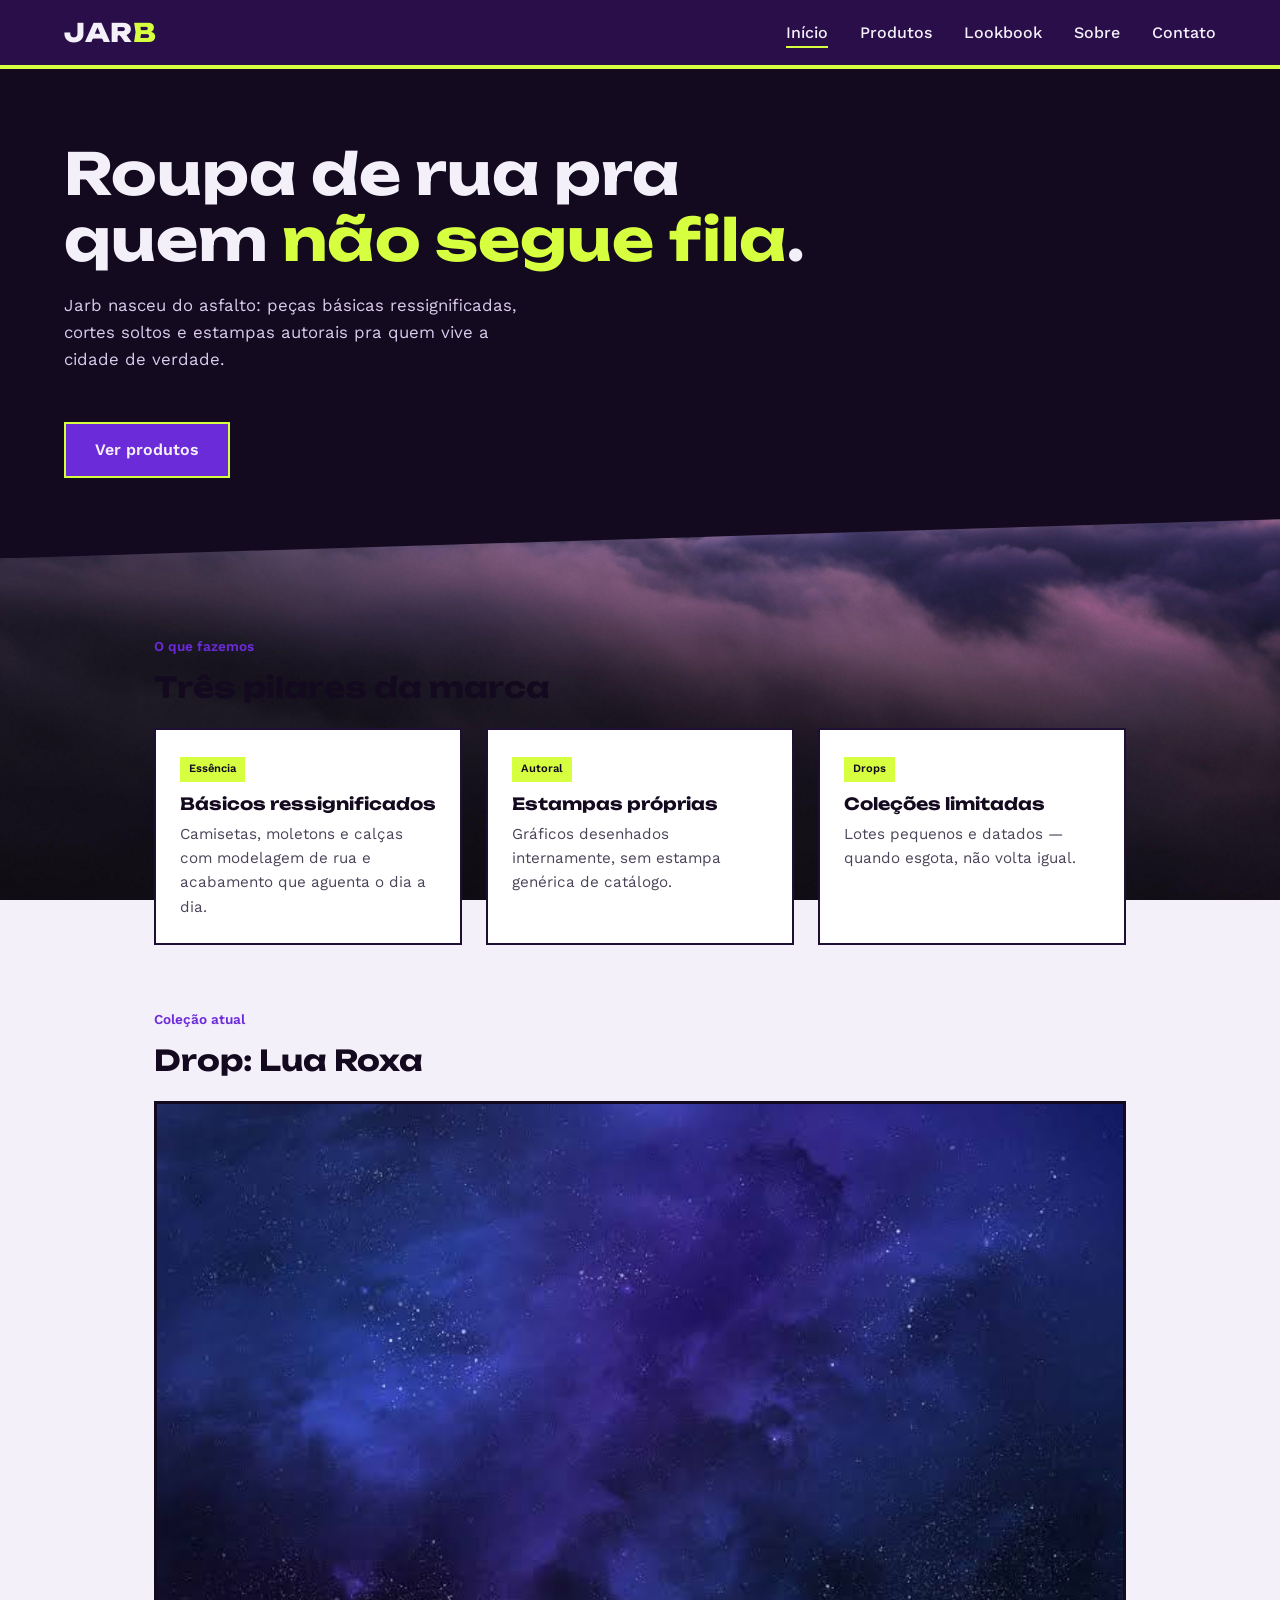
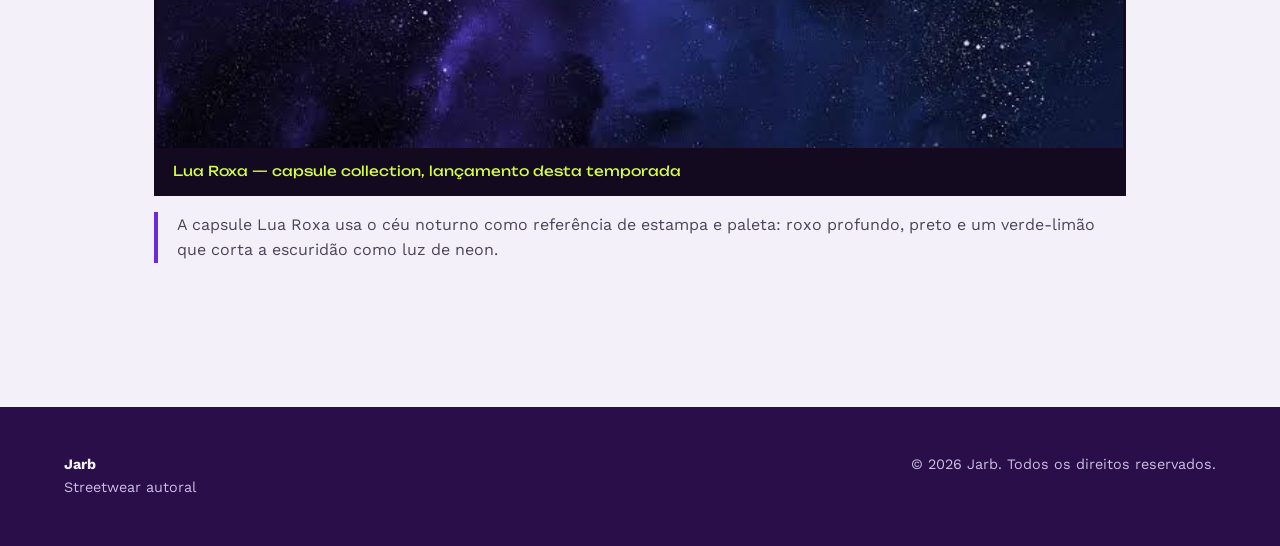
<file: AT1-Paginas-HTML/jarb-site/index.html>
<!DOCTYPE html>
<html lang="pt-br">
<head>
    <meta charset="UTF-8">
    <meta name="viewport" content="width=device-width, initial-scale=1.0">
    <link rel="stylesheet" href="css/style.css">
    <title>Jarb — Streetwear</title>
</head>
<body>

    <header class="top-bar">
        <p class="brand">JAR<span>B</span></p>
        <nav>
            <ul>
                <li><a href="index.html" aria-current="page">Início</a></li>
                <li><a href="produtos.html">Produtos</a></li>
                <li><a href="lookbook.html">Lookbook</a></li>
                <li><a href="sobre.html">Sobre</a></li>
                <li><a href="contato.html">Contato</a></li>
            </ul>
        </nav>
    </header>

    <section class="hero">
        <h1>Roupa de rua pra quem <em>não segue fila</em>.</h1>
        <p>Jarb nasceu do asfalto: peças básicas ressignificadas, cortes soltos e estampas autorais pra quem vive a cidade de verdade.</p>
        <a class="btn" href="produtos.html">Ver produtos</a>
    </section>

    <main>
        <section>
            <p class="section-label">O que fazemos</p>
            <h2>Três pilares da marca</h2>
            <div class="grid">
                <article class="card">
                    <span class="tag">Essência</span>
                    <h3>Básicos ressignificados</h3>
                    <p>Camisetas, moletons e calças com modelagem de rua e acabamento que aguenta o dia a dia.</p>
                </article>
                <article class="card">
                    <span class="tag">Autoral</span>
                    <h3>Estampas próprias</h3>
                    <p>Gráficos desenhados internamente, sem estampa genérica de catálogo.</p>
                </article>
                <article class="card">
                    <span class="tag">Drops</span>
                    <h3>Coleções limitadas</h3>
                    <p>Lotes pequenos e datados — quando esgota, não volta igual.</p>
                </article>
            </div>
        </section>

        <section>
            <p class="section-label">Coleção atual</p>
            <h2>Drop: Lua Roxa</h2>
            <figure>
                <img src="images/fundo.jpg" alt="Céu noturno roxo estrelado, inspiração visual do drop Lua Roxa">
                <figcaption>Lua Roxa — capsule collection, lançamento desta temporada</figcaption>
            </figure>
            <aside>
                <p>A capsule Lua Roxa usa o céu noturno como referência de estampa e paleta: roxo profundo, preto e um verde-limão que corta a escuridão como luz de neon.</p>
            </aside>
        </section>
    </main>

    <footer>
        <p><strong>Jarb</strong><br>Streetwear autoral</p>
        <p>&copy; 2026 Jarb. Todos os direitos reservados.</p>
    </footer>

</body>
</html>
</file>
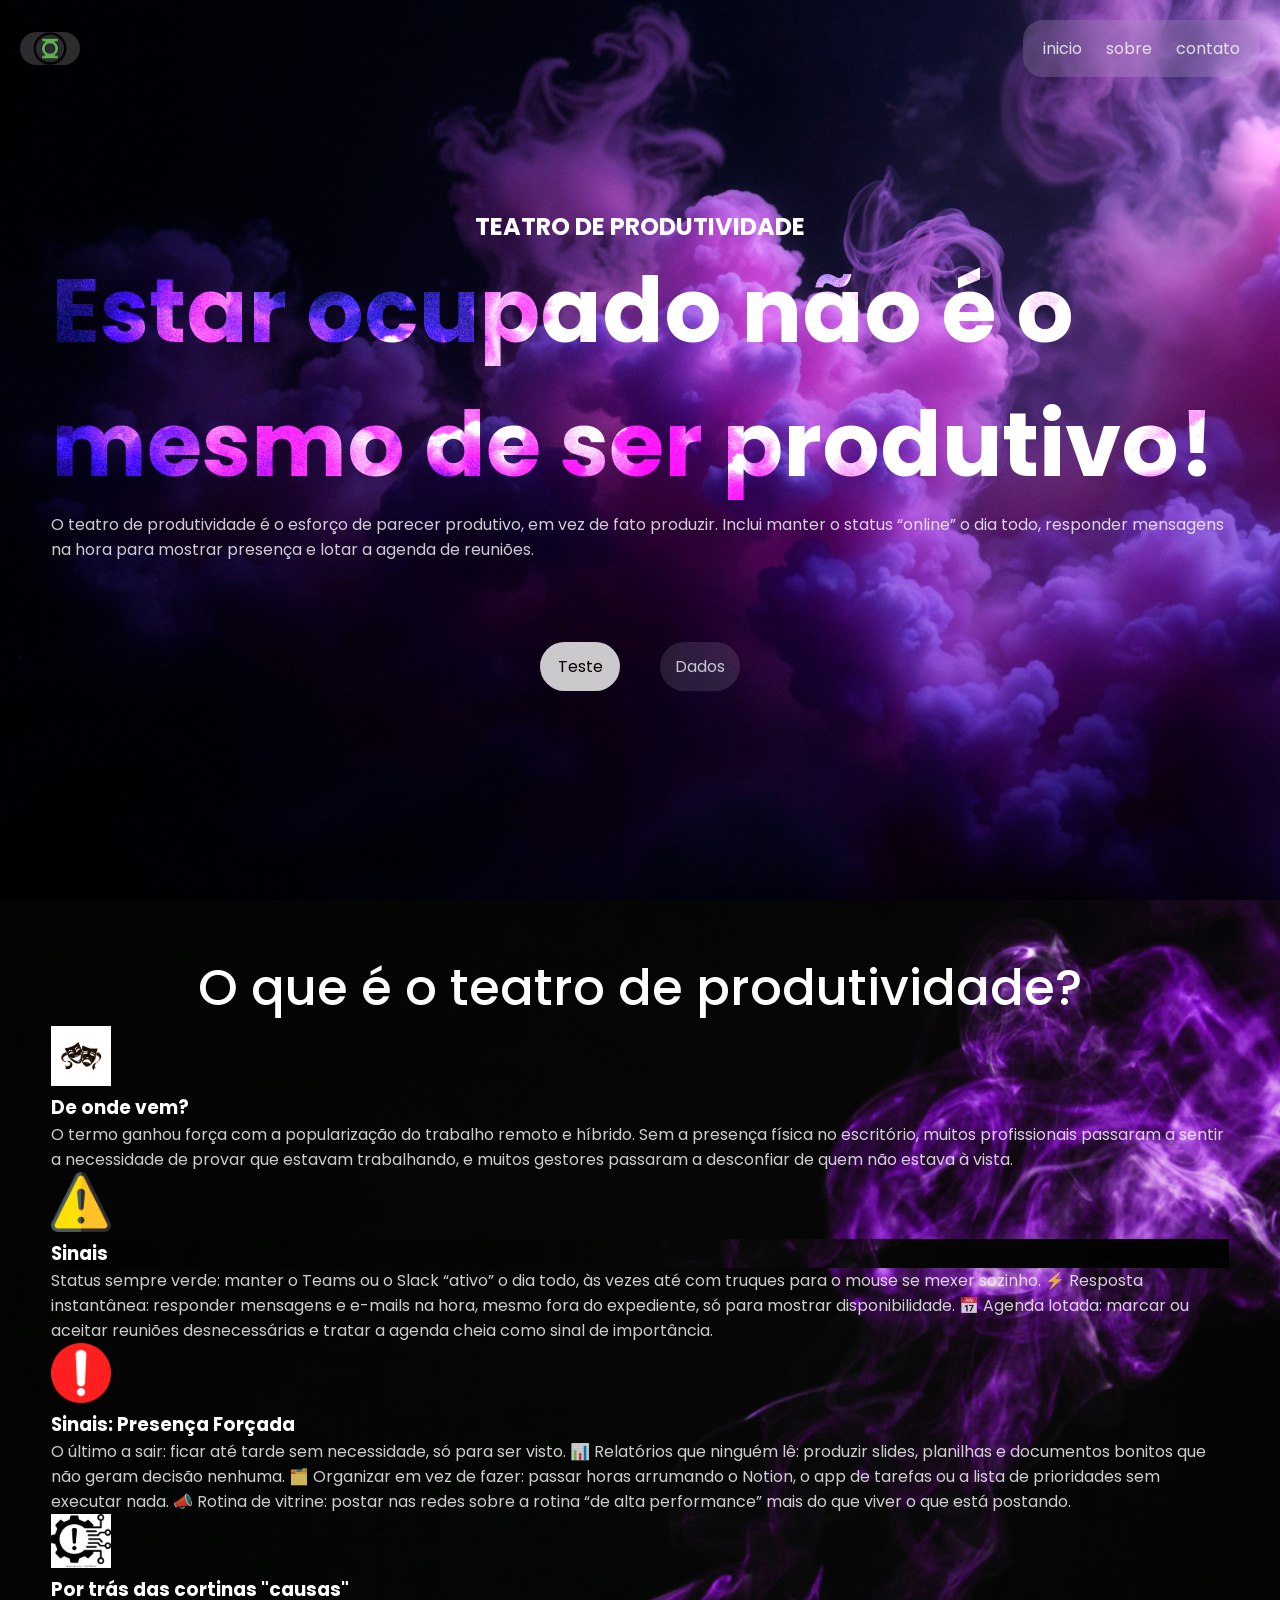
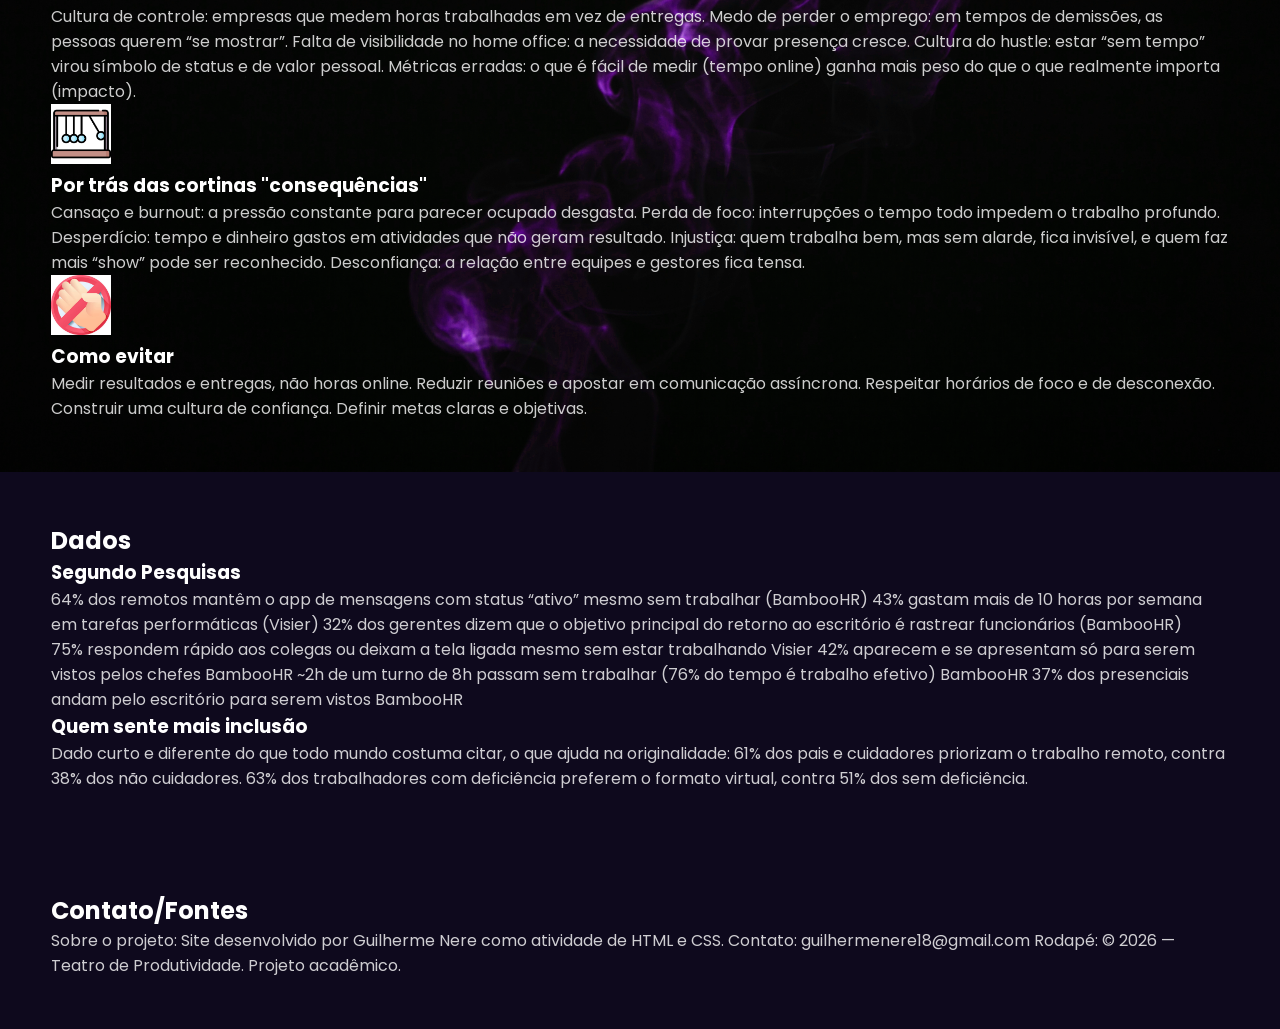
<file: AT5-Front-End-Copilotado-com-IA/pastinha/index.html>
<!DOCTYPE html>
<html lang="pt-br">

<head>
    <meta charset="UTF-8">
    <meta name="viewport" content="width=device-width, initial-scale=1.0">
    <meta name="description" content="Passar o dia inteiro respondendo e-mails com 'Ciente' e atualizando o status do projeto no Jira não é trabalhar, é teatro de produtividade.">
    <link rel="stylesheet" href="style.css">
    <link rel="preconnect" href="https://fonts.googleapis.com">
    <link rel="preconnect" href="https://fonts.gstatic.com" crossorigin>
    <link
        href="https://fonts.googleapis.com/css2?family=Poppins:ital,wght@0,100;0,200;0,300;0,400;0,500;0,600;0,700;0,800;0,900;1,100;1,200;1,300;1,400;1,500;1,600;1,700;1,800;1,900&display=swap"
        rel="stylesheet">
    <title>Teatro de produtividade</title>
</head>

<body>
    <header>
        <img src="img/logo.png" alt="Logotipo do site lanterna verde">
        <nav aria-label="Menu Principal">
            <ul>
                <li><a href="#inicio">inicio</a></li>
                <li><a href="#sobre">sobre</a></li>
                <li><a href="#contato">contato</a></li>
            </ul>
        </nav>

    </header>
    <!-- Seção 1 -->
    <section class="secao1" id="inicio">
        <h1>TEATRO DE PRODUTIVIDADE</h1>
        <div class="conteudoprincipal">
            <h2>Estar ocupado não é o mesmo de ser produtivo!</h2>
            <p>O teatro de produtividade é o esforço de parecer produtivo,
                em vez de fato produzir. Inclui manter o status “online” o dia todo,
                responder mensagens na hora para mostrar presença e lotar a agenda de reuniões.</p>
            <div class="divBotoes">
                <button class="botao1">Teste</button>
                <button class="botao2">Dados</button>
            </div>
        </div>
    </section>

    <!-- SEÇÃO 2 -->
    <section class="secao2" id="sobre">
        <h2 class="titulinho">O que é o teatro de produtividade?</h2>
        <div class="divCards">
            <div class="card">
                <img src="img/teatral.jpg" alt="icone teatro">
                <h3>De onde vem?</h3>
                <p>O termo ganhou força com a popularização do trabalho remoto e híbrido.
                    Sem a presença física no escritório, muitos profissionais passaram a sentir a necessidade de
                    provar que estavam trabalhando,
                    e muitos gestores passaram a desconfiar de quem não estava à vista.</p>
            </div>
        </div>
        <div class="divCards">
            <div class="card">
                <img src="img/sinal.png" alt="Pare">
                <h3 class="secao2">Sinais</h3>
                <p>Status sempre verde: manter o Teams ou o Slack “ativo” o dia todo, às vezes até com truques para o
                    mouse se mexer sozinho.
                    ⚡ Resposta instantânea: responder mensagens e e-mails na hora, mesmo fora do expediente, só para
                    mostrar disponibilidade.
                    📅 Agenda lotada: marcar ou aceitar reuniões desnecessárias e tratar a agenda cheia como sinal de
                    importância.</p>
            </div>
        </div>
        <div class="divCards">
            <div class="card">
                <img src="img/sinal2.png" alt="Proibido">
                <h3>Sinais: Presença Forçada</h3>
                <p>O último a sair: ficar até tarde sem necessidade, só para ser visto.
                    📊 Relatórios que ninguém lê: produzir slides, planilhas e documentos bonitos que não geram decisão
                    nenhuma.
                    🗂️ Organizar em vez de fazer: passar horas arrumando o Notion, o app de tarefas ou a lista de
                    prioridades sem executar nada.
                    📣 Rotina de vitrine: postar nas redes sobre a rotina “de alta performance” mais do que viver o que
                    está postando.</p>
            </div>
        </div>
        <div class="divCards">
            <div class="card">
                <img src="img/causas.webp" alt="Engrenagem">
                <h3>Por trás das cortinas "causas"</h3>
                <p>Cultura de controle: empresas que medem horas trabalhadas em vez de entregas.
                    Medo de perder o emprego: em tempos de demissões, as pessoas querem “se mostrar”.
                    Falta de visibilidade no home office: a necessidade de provar presença cresce.
                    Cultura do hustle: estar “sem tempo” virou símbolo de status e de valor pessoal.
                    Métricas erradas: o que é fácil de medir (tempo online) ganha mais peso do que o que realmente
                    importa (impacto).</p>
            </div>
        </div>
        <div class="divCards">
            <div class="card">
                <img src="img/consequencias.png" alt="Balança">
                <h3>Por trás das cortinas "consequências"</h3>
                <p>Cansaço e burnout: a pressão constante para parecer ocupado desgasta.
                    Perda de foco: interrupções o tempo todo impedem o trabalho profundo.
                    Desperdício: tempo e dinheiro gastos em atividades que não geram resultado.
                    Injustiça: quem trabalha bem, mas sem alarde, fica invisível, e quem faz mais “show” pode ser
                    reconhecido.
                    Desconfiança: a relação entre equipes e gestores fica tensa.</p>
            </div>
        </div>
        <div class="divCards">
            <div class="card">
                <img src="img/evita.jpg" alt="Não fazer">
                <h3>Como evitar</h3>
                <p>Medir resultados e entregas, não horas online.
                    Reduzir reuniões e apostar em comunicação assíncrona.
                    Respeitar horários de foco e de desconexão.
                    Construir uma cultura de confiança.
                    Definir metas claras e objetivas.</p>
            </div>
        </div>
    </section>

    <section class="secao3">
          <h2>Dados</h2>
          <h3>Segundo Pesquisas</h3>
          <p>64% dos remotos mantêm o app de mensagens com status “ativo” mesmo sem trabalhar (BambooHR)

            43% gastam mais de 10 horas por semana em tarefas performáticas (Visier)

            32% dos gerentes dizem que o objetivo principal do retorno ao escritório é rastrear funcionários (BambooHR)</p>

            <p>75%	respondem rápido aos colegas ou deixam a tela ligada mesmo sem estar trabalhando	Visier
                42%	aparecem e se apresentam só para serem vistos pelos chefes	BambooHR
                ~2h	de um turno de 8h passam sem trabalhar (76% do tempo é trabalho efetivo)	BambooHR
                37%	dos presenciais andam pelo escritório para serem vistos	BambooHR</p>

                <h3>Quem sente mais inclusão</h3>
                <p>Dado curto e diferente do que todo mundo costuma citar, o que ajuda na originalidade:

                    61% dos pais e cuidadores priorizam o trabalho remoto, contra 38% dos não cuidadores.
                    63% dos trabalhadores com deficiência preferem o formato virtual, contra 51% dos sem deficiência.</p>
    </section>
    <section class="secao4" id="contato">
        <h2>Contato/Fontes</h2>
        <p>Sobre o projeto:
            Site desenvolvido por Guilherme Nere como atividade de HTML e CSS.

            Contato: guilhermenere18@gmail.com

            Rodapé: © 2026 — Teatro de Produtividade. Projeto acadêmico.</p>
    </section>
</body>

</html>
</file>
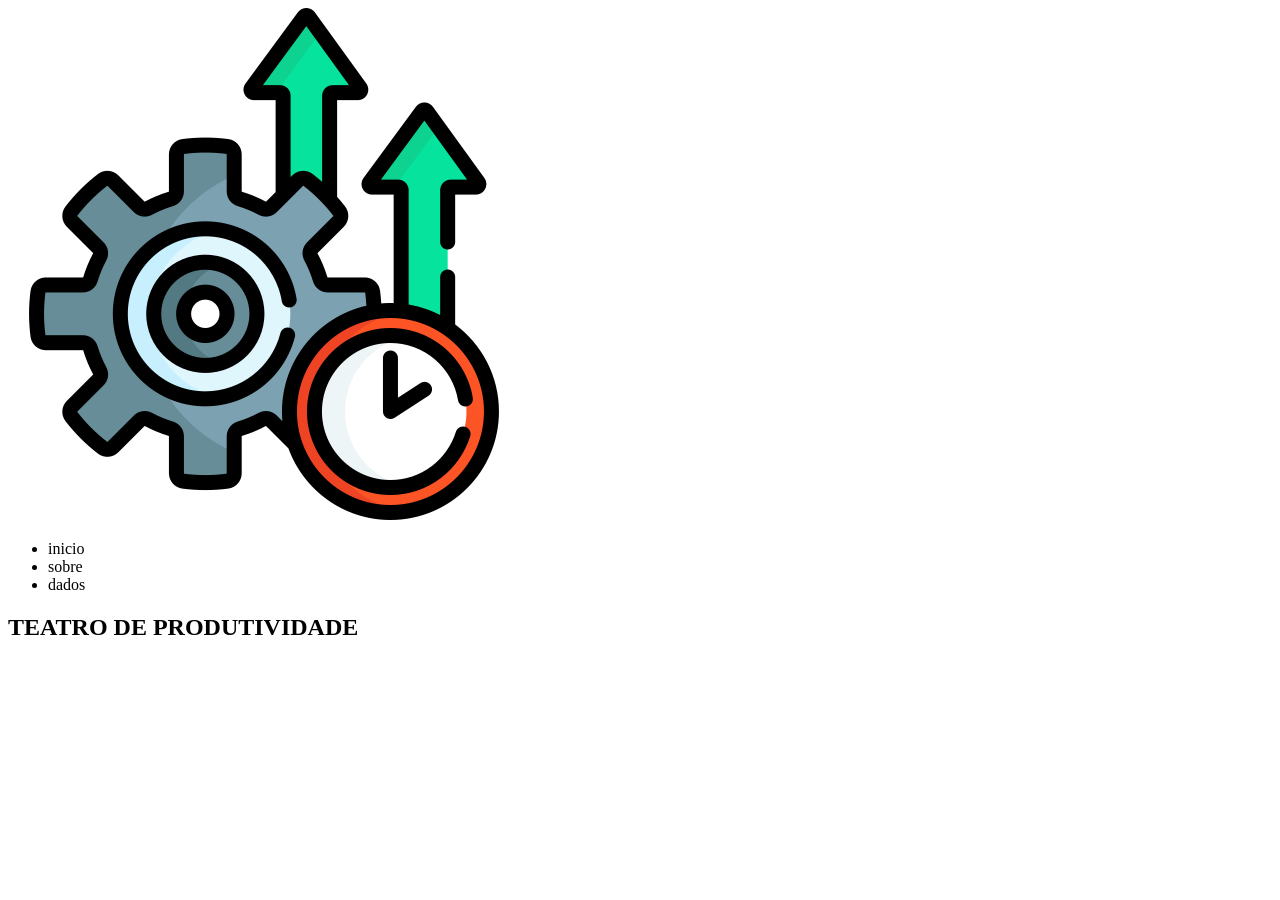
<file: AT5-Front-End-Copilotado-com-IA/pastinha/pastinha/index.html>
<!DOCTYPE html>
<html lang="en">

<head>
    <meta charset="UTF-8">
    <meta name="viewport" content="width=device-width, initial-scale=1.0">
    <title>Teatro de produtividade</title>
</head>

<body>
    <header>
        <img src="img/4149648.png" alt="Logotipo do site">
        <nav>
            <ul>
                <li>inicio</li>
                <li>sobre</li>
                <li>dados</li>
            </ul>
        </nav>
        <h2>TEATRO DE PRODUTIVIDADE</h2>
        <div></div>
    </header>
</body>

</html>
</file>
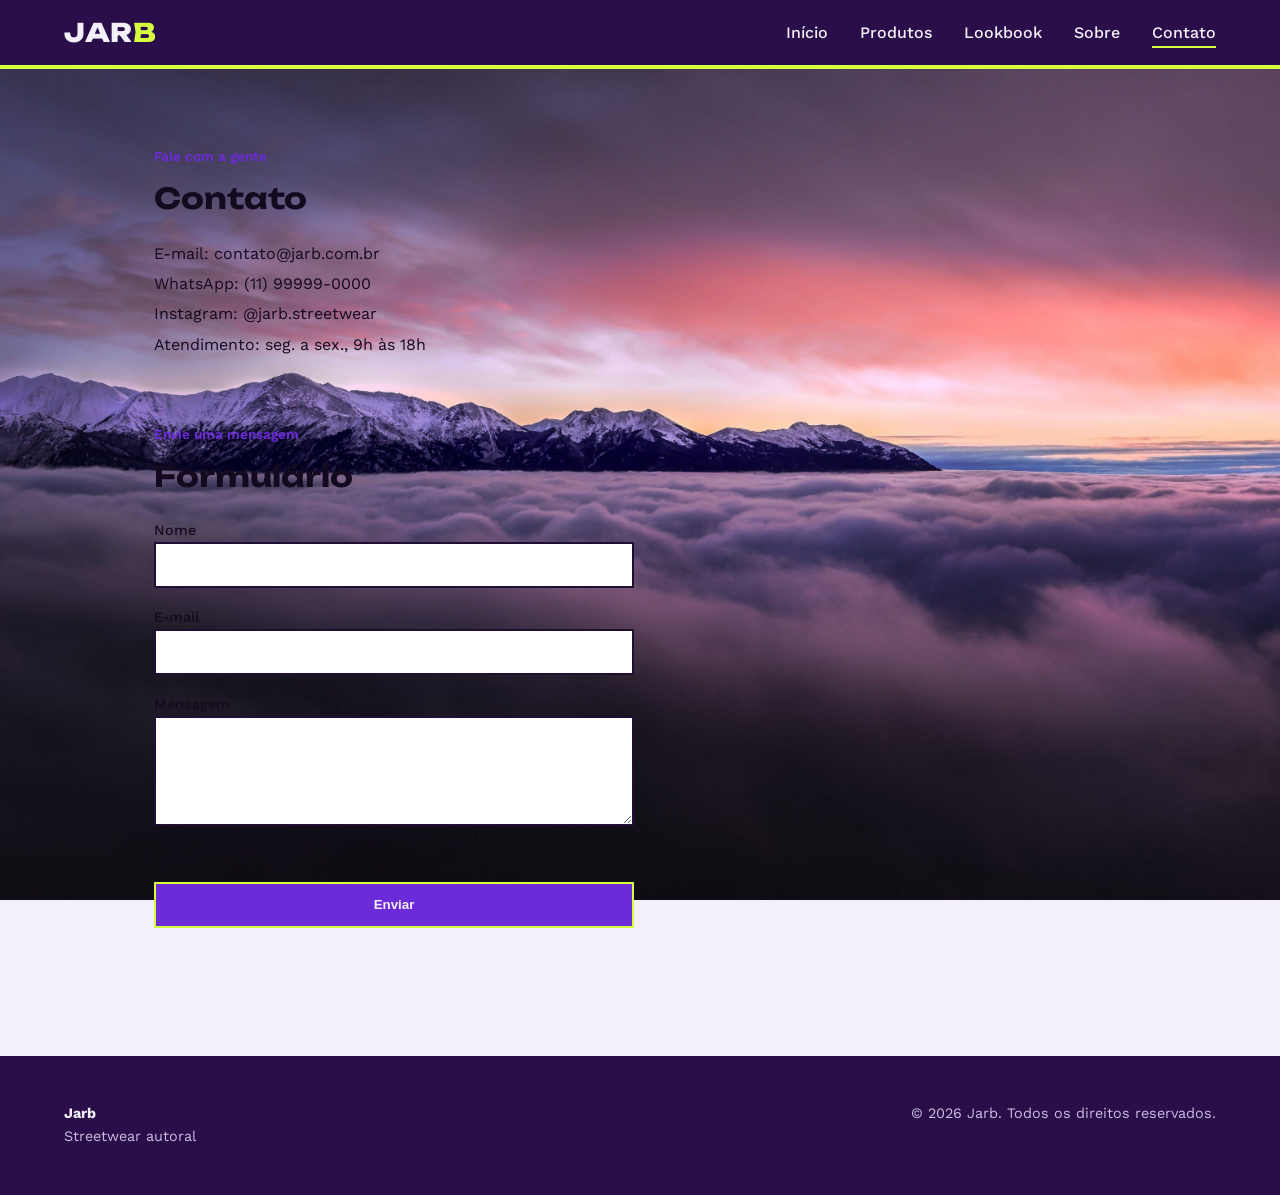
<file: AT1-Paginas-HTML/jarb-site/contato.html>
<!DOCTYPE html>
<html lang="pt-br">
<head>
    <meta charset="UTF-8">
    <meta name="viewport" content="width=device-width, initial-scale=1.0">
    <link rel="stylesheet" href="css/style.css">
    <title>Contato — Jarb</title>
</head>
<body>

    <header class="top-bar">
        <p class="brand">JAR<span>B</span></p>
        <nav>
            <ul>
                <li><a href="index.html">Início</a></li>
                <li><a href="produtos.html">Produtos</a></li>
                <li><a href="lookbook.html">Lookbook</a></li>
                <li><a href="sobre.html">Sobre</a></li>
                <li><a href="contato.html" aria-current="page">Contato</a></li>
            </ul>
        </nav>
    </header>

    <main>
        <section>
            <p class="section-label">Fale com a gente</p>
            <h2>Contato</h2>

            <address>
                E-mail: contato@jarb.com.br<br>
                WhatsApp: (11) 99999-0000<br>
                Instagram: @jarb.streetwear<br>
                Atendimento: seg. a sex., 9h às 18h
            </address>
        </section>

        <section>
            <p class="section-label">Envie uma mensagem</p>
            <h2>Formulário</h2>
            <form>
                <div>
                    <label for="nome">Nome</label>
                    <input type="text" id="nome" name="nome" required>
                </div>
                <div>
                    <label for="email">E-mail</label>
                    <input type="email" id="email" name="email" required>
                </div>
                <div>
                    <label for="mensagem">Mensagem</label>
                    <textarea id="mensagem" name="mensagem" required></textarea>
                </div>
                <button class="btn" type="submit">Enviar</button>
            </form>
        </section>
    </main>

    <footer>
        <p><strong>Jarb</strong><br>Streetwear autoral</p>
        <p>&copy; 2026 Jarb. Todos os direitos reservados.</p>
    </footer>

</body>
</html>
</file>
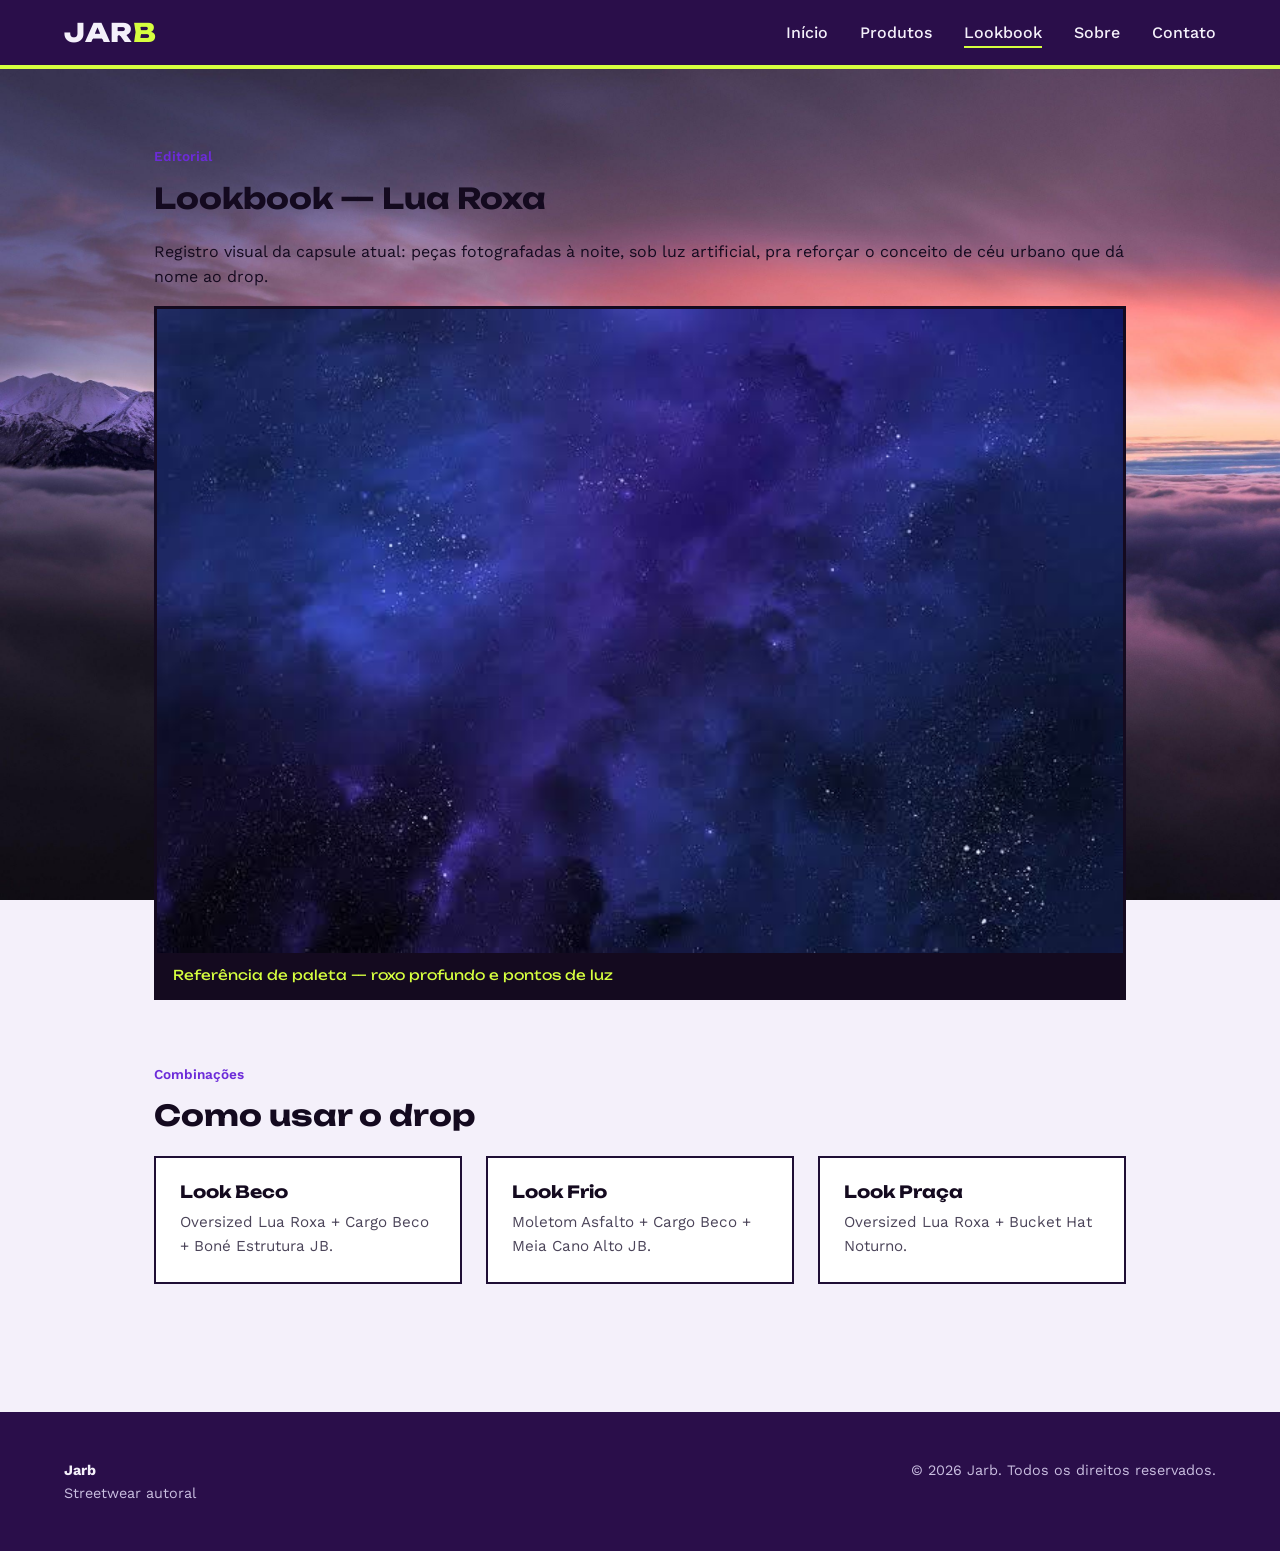
<file: AT1-Paginas-HTML/jarb-site/lookbook.html>
<!DOCTYPE html>
<html lang="pt-br">
<head>
    <meta charset="UTF-8">
    <meta name="viewport" content="width=device-width, initial-scale=1.0">
    <link rel="stylesheet" href="css/style.css">
    <title>Lookbook — Jarb</title>
</head>
<body>

    <header class="top-bar">
        <p class="brand">JAR<span>B</span></p>
        <nav>
            <ul>
                <li><a href="index.html">Início</a></li>
                <li><a href="produtos.html">Produtos</a></li>
                <li><a href="lookbook.html" aria-current="page">Lookbook</a></li>
                <li><a href="sobre.html">Sobre</a></li>
                <li><a href="contato.html">Contato</a></li>
            </ul>
        </nav>
    </header>

    <main>
        <section>
            <p class="section-label">Editorial</p>
            <h2>Lookbook — Lua Roxa</h2>
            <p>Registro visual da capsule atual: peças fotografadas à noite, sob luz artificial, pra reforçar o conceito de céu urbano que dá nome ao drop.</p>
            <figure>
                <img src="images/fundo.jpg" alt="Céu noturno roxo estrelado usado como referência visual do lookbook">
                <figcaption>Referência de paleta — roxo profundo e pontos de luz</figcaption>
            </figure>
        </section>

        <section>
            <p class="section-label">Combinações</p>
            <h2>Como usar o drop</h2>
            <div class="grid">
                <article class="card">
                    <h3>Look Beco</h3>
                    <p>Oversized Lua Roxa + Cargo Beco + Boné Estrutura JB.</p>
                </article>
                <article class="card">
                    <h3>Look Frio</h3>
                    <p>Moletom Asfalto + Cargo Beco + Meia Cano Alto JB.</p>
                </article>
                <article class="card">
                    <h3>Look Praça</h3>
                    <p>Oversized Lua Roxa + Bucket Hat Noturno.</p>
                </article>
            </div>
        </section>
    </main>

    <footer>
        <p><strong>Jarb</strong><br>Streetwear autoral</p>
        <p>&copy; 2026 Jarb. Todos os direitos reservados.</p>
    </footer>

</body>
</html>
</file>
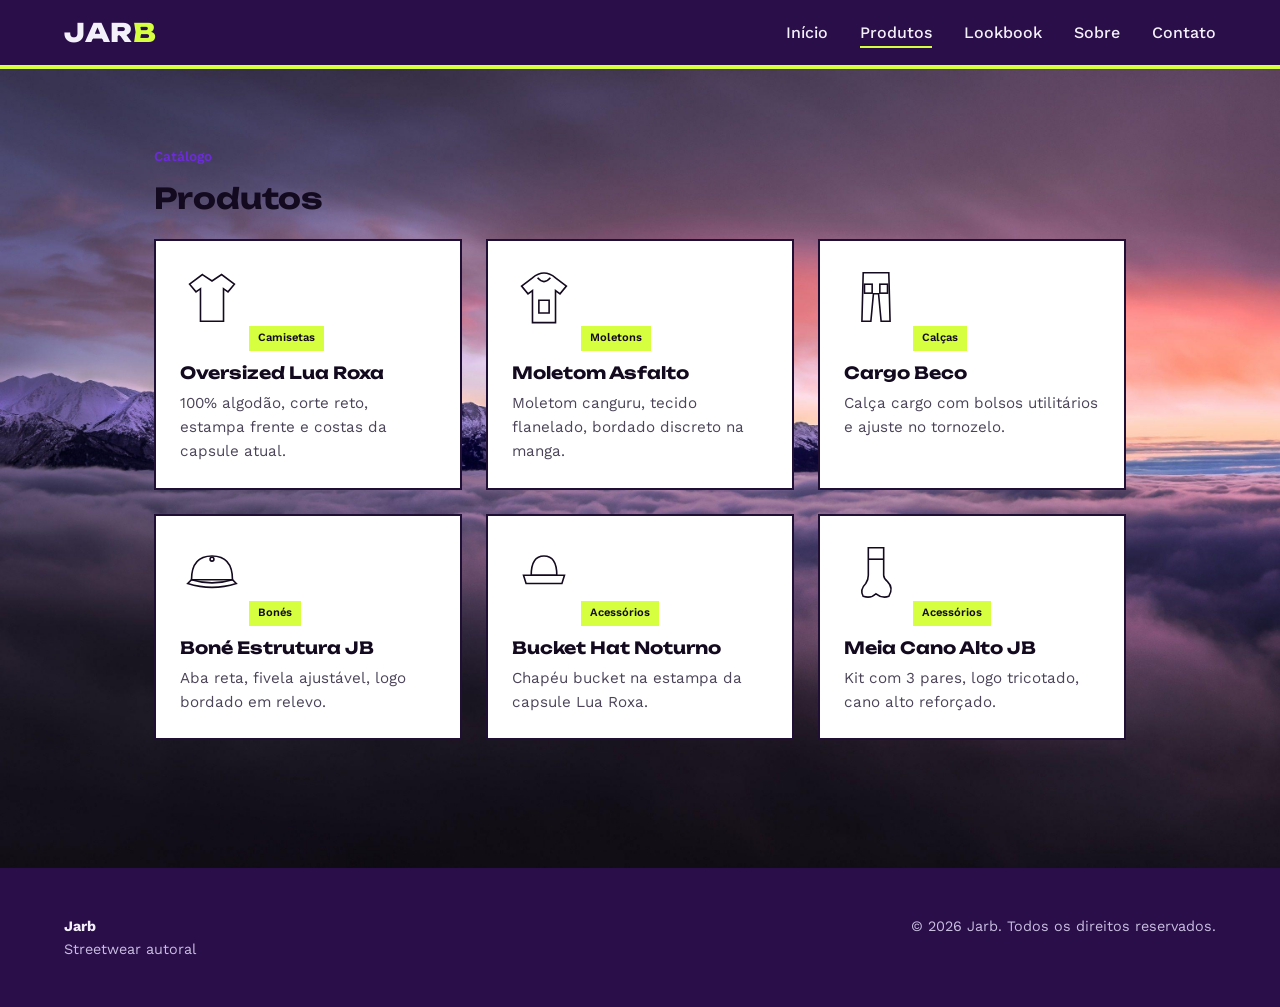
<file: AT1-Paginas-HTML/jarb-site/produtos.html>
<!DOCTYPE html>
<html lang="pt-br">
<head>
    <meta charset="UTF-8">
    <meta name="viewport" content="width=device-width, initial-scale=1.0">
    <link rel="stylesheet" href="css/style.css">
    <title>Produtos — Jarb</title>
</head>
<body>

    <header class="top-bar">
        <p class="brand">JAR<span>B</span></p>
        <nav>
            <ul>
                <li><a href="index.html">Início</a></li>
                <li><a href="produtos.html" aria-current="page">Produtos</a></li>
                <li><a href="lookbook.html">Lookbook</a></li>
                <li><a href="sobre.html">Sobre</a></li>
                <li><a href="contato.html">Contato</a></li>
            </ul>
        </nav>
    </header>

    <main>
        <section>
            <p class="section-label">Catálogo</p>
            <h2>Produtos</h2>
            <div class="grid">
                <article class="card">
                    <svg class="icon" viewBox="0 0 100 100" aria-hidden="true">
                        <path d="M35 15 L50 25 L65 15 L85 30 L75 42 L68 37 L68 88 L32 88 L32 37 L25 42 L15 30 Z"/>
                    </svg>
                    <span class="tag">Camisetas</span>
                    <h3>Oversized Lua Roxa</h3>
                    <p>100% algodão, corte reto, estampa frente e costas da capsule atual.</p>
                </article>
                <article class="card">
                    <svg class="icon" viewBox="0 0 100 100" aria-hidden="true">
                        <path d="M32 20 Q50 5 68 20 L85 33 L75 45 L68 40 L68 90 L32 90 L32 40 L25 45 L15 33 Z"/>
                        <path d="M40 20 Q50 32 60 20"/>
                        <path d="M42 55 L58 55 L58 75 L42 75 Z"/>
                    </svg>
                    <span class="tag">Moletons</span>
                    <h3>Moletom Asfalto</h3>
                    <p>Moletom canguru, tecido flanelado, bordado discreto na manga.</p>
                </article>
                <article class="card">
                    <svg class="icon" viewBox="0 0 100 100" aria-hidden="true">
                        <path d="M30 12 L70 12 L72 88 L58 88 L54 45 L46 45 L42 88 L28 88 Z"/>
                        <rect x="32" y="30" width="12" height="14"/>
                        <rect x="56" y="30" width="12" height="14"/>
                    </svg>
                    <span class="tag">Calças</span>
                    <h3>Cargo Beco</h3>
                    <p>Calça cargo com bolsos utilitários e ajuste no tornozelo.</p>
                </article>
                <article class="card">
                    <svg class="icon" viewBox="0 0 100 100" aria-hidden="true">
                        <path d="M18 62 Q18 25 50 25 Q82 25 82 62 Z"/>
                        <path d="M18 62 Q50 72 82 62 L88 68 Q50 80 12 68 Z"/>
                        <circle cx="50" cy="30" r="3"/>
                    </svg>
                    <span class="tag">Bonés</span>
                    <h3>Boné Estrutura JB</h3>
                    <p>Aba reta, fivela ajustável, logo bordado em relevo.</p>
                </article>
                <article class="card">
                    <svg class="icon" viewBox="0 0 100 100" aria-hidden="true">
                        <path d="M30 55 Q30 25 50 25 Q70 25 70 55 Z"/>
                        <path d="M18 55 L82 55 L78 68 L22 68 Z"/>
                    </svg>
                    <span class="tag">Acessórios</span>
                    <h3>Bucket Hat Noturno</h3>
                    <p>Chapéu bucket na estampa da capsule Lua Roxa.</p>
                </article>
                <article class="card">
                    <svg class="icon" viewBox="0 0 100 100" aria-hidden="true">
                        <path d="M38 12 L62 12 L62 55 Q62 60 68 65 Q78 75 70 88 Q60 92 50 84 Q42 92 30 88 Q24 78 34 68 Q38 62 38 55 Z"/>
                        <line x1="38" y1="30" x2="62" y2="30"/>
                    </svg>
                    <span class="tag">Acessórios</span>
                    <h3>Meia Cano Alto JB</h3>
                    <p>Kit com 3 pares, logo tricotado, cano alto reforçado.</p>
                </article>
            </div>
        </section>
    </main>

    <footer>
        <p><strong>Jarb</strong><br>Streetwear autoral</p>
        <p>&copy; 2026 Jarb. Todos os direitos reservados.</p>
    </footer>

</body>
</html>
</file>
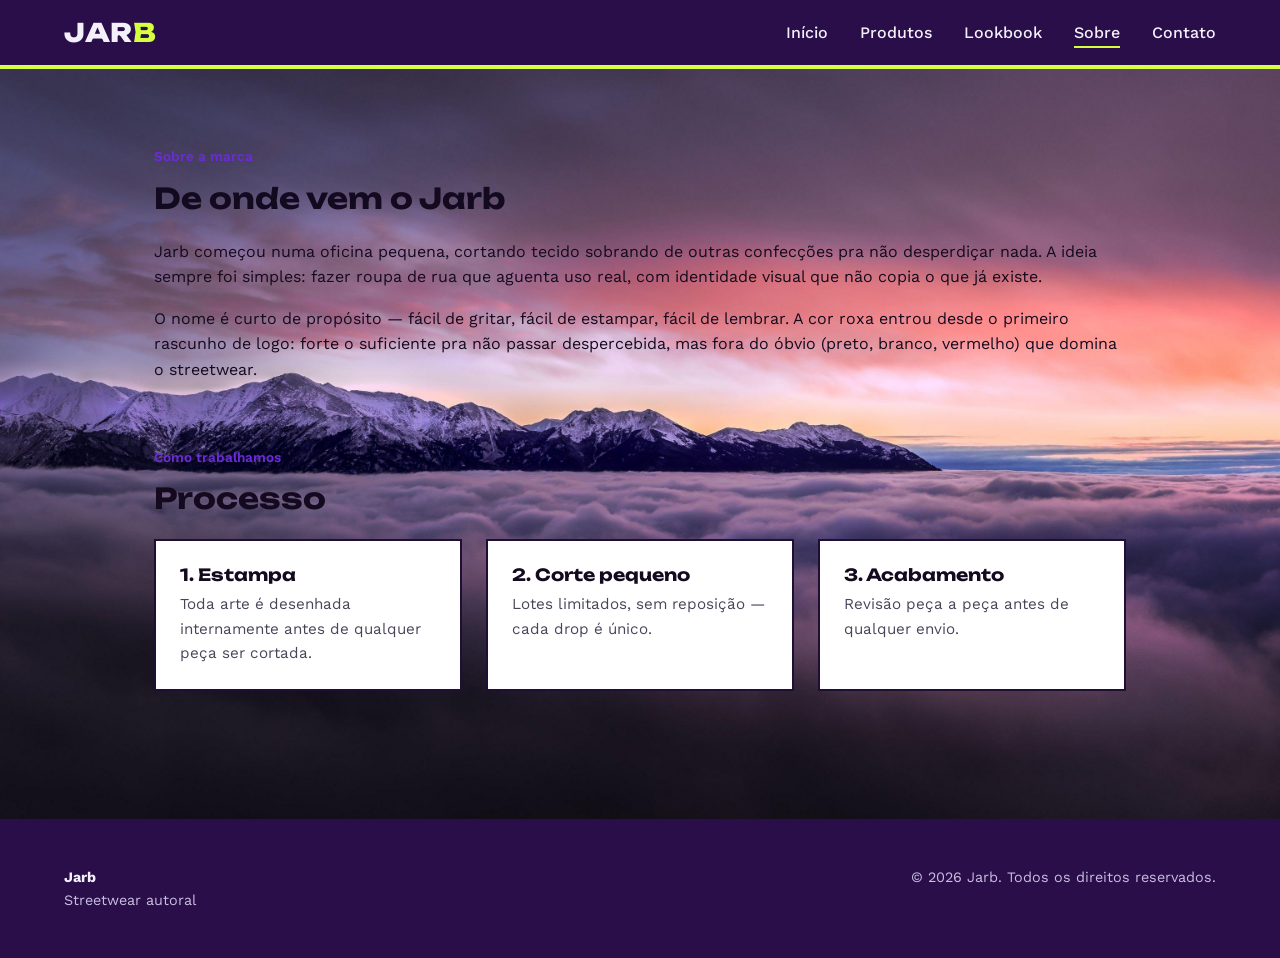
<file: AT1-Paginas-HTML/jarb-site/sobre.html>
<!DOCTYPE html>
<html lang="pt-br">
<head>
    <meta charset="UTF-8">
    <meta name="viewport" content="width=device-width, initial-scale=1.0">
    <link rel="stylesheet" href="css/style.css">
    <title>Sobre — Jarb</title>
</head>
<body>

    <header class="top-bar">
        <p class="brand">JAR<span>B</span></p>
        <nav>
            <ul>
                <li><a href="index.html">Início</a></li>
                <li><a href="produtos.html">Produtos</a></li>
                <li><a href="lookbook.html">Lookbook</a></li>
                <li><a href="sobre.html" aria-current="page">Sobre</a></li>
                <li><a href="contato.html">Contato</a></li>
            </ul>
        </nav>
    </header>

    <main>
        <section>
            <p class="section-label">Sobre a marca</p>
            <h2>De onde vem o Jarb</h2>
            <p>Jarb começou numa oficina pequena, cortando tecido sobrando de outras confecções pra não desperdiçar nada. A ideia sempre foi simples: fazer roupa de rua que aguenta uso real, com identidade visual que não copia o que já existe.</p>
            <p>O nome é curto de propósito — fácil de gritar, fácil de estampar, fácil de lembrar. A cor roxa entrou desde o primeiro rascunho de logo: forte o suficiente pra não passar despercebida, mas fora do óbvio (preto, branco, vermelho) que domina o streetwear.</p>
        </section>

        <section>
            <p class="section-label">Como trabalhamos</p>
            <h2>Processo</h2>
            <div class="grid">
                <article class="card">
                    <h3>1. Estampa</h3>
                    <p>Toda arte é desenhada internamente antes de qualquer peça ser cortada.</p>
                </article>
                <article class="card">
                    <h3>2. Corte pequeno</h3>
                    <p>Lotes limitados, sem reposição — cada drop é único.</p>
                </article>
                <article class="card">
                    <h3>3. Acabamento</h3>
                    <p>Revisão peça a peça antes de qualquer envio.</p>
                </article>
            </div>
        </section>
    </main>

    <footer>
        <p><strong>Jarb</strong><br>Streetwear autoral</p>
        <p>&copy; 2026 Jarb. Todos os direitos reservados.</p>
    </footer>

</body>
</html>
</file>
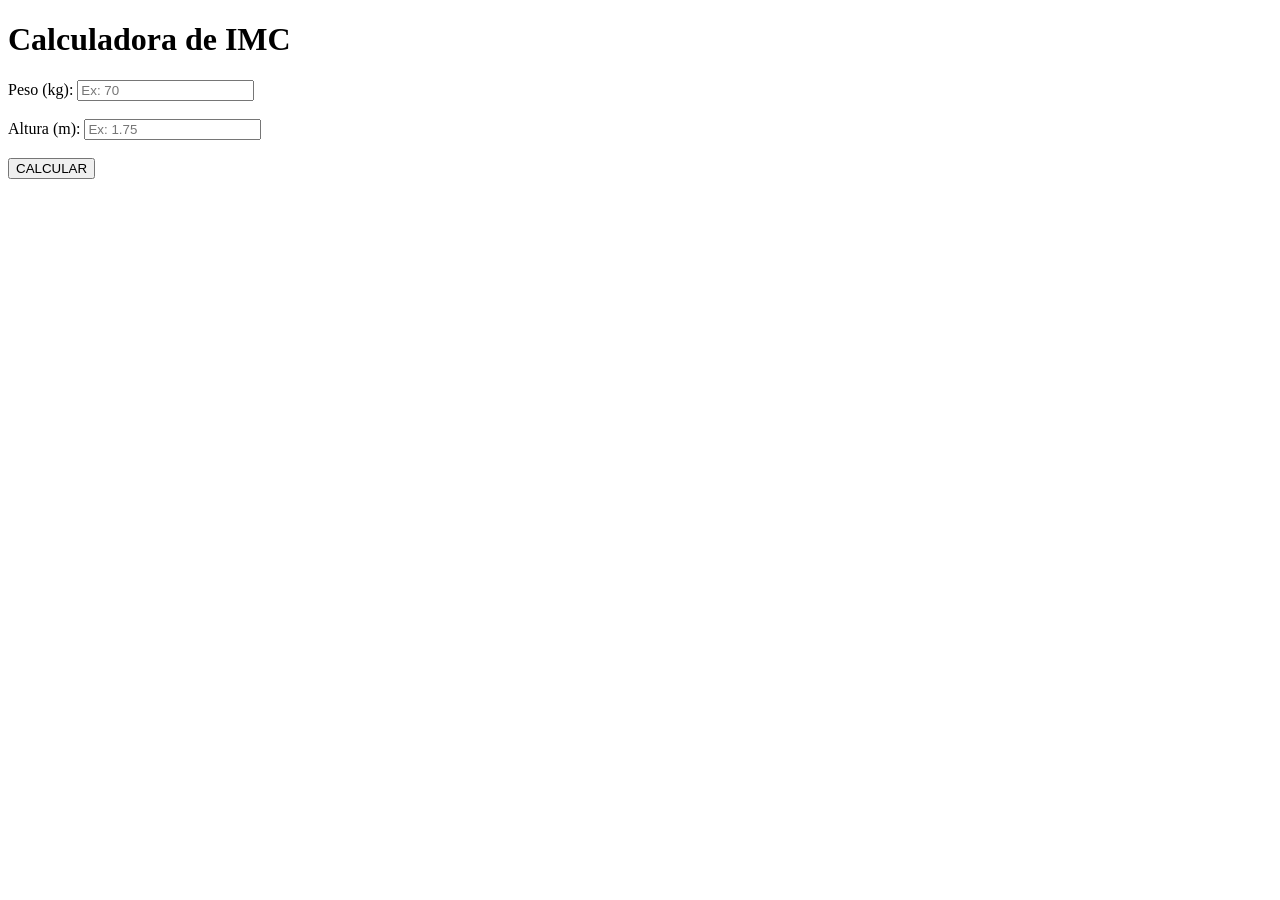
<file: AT3-Calculadora-IMC/calculadora-imc (1)/calculadora-imc (1).html>
<!DOCTYPE html>
<html lang="pt-br">
<head>
    <meta charset="UTF-8">
    <meta name="viewport" content="width=device-width, initial-scale=1.0">
    <title>Calculadora de IMC</title>
</head>
<body>
    <h1>Calculadora de IMC</h1>

    <label for="peso">Peso (kg):</label>
    <input id="peso" type="number" step="0.1" placeholder="Ex: 70"><br><br>

    <label for="altura">Altura (m):</label>
    <input id="altura" type="number" step="0.01" placeholder="Ex: 1.75"><br><br>

    <button type="button" onclick="calcularIMC()">CALCULAR</button>

    <p id="resultado"></p>

    <script>
        function calcularIMC() {
            var peso, altura, imc, classificacao;

            peso = document.getElementById("peso").value;
            altura = document.getElementById("altura").value;

            if (isNaN(peso) || isNaN(altura) || peso <= 0 || altura <= 0) {
                document.getElementById("resultado").innerHTML = "Entrada Inválida";
                return;
            }

            imc = peso / (altura * altura);

            if (imc < 18.5) {
                classificacao = "Baixo peso";
            } else if (imc < 25) {
                classificacao = "Peso normal";
            } else if (imc < 30) {
                classificacao = "Sobrepeso";
            } else if (imc < 35) {
                classificacao = "Obesidade grau I";
            } else if (imc < 40) {
                classificacao = "Obesidade grau II";
            } else {
                classificacao = "Obesidade grau III (mórbida)";
            }

            document.getElementById("resultado").innerHTML =
                "Seu IMC é " + imc.toFixed(2) + " kg/m² - " + classificacao;
        }
    </script>
</body>
</html>
</file>
<file: AT1-Paginas-HTML/jarb-site/css/style.css>
/* ===================================================
   JARB — identidade streetwear roxa
   =================================================== */

@import url('https://fonts.googleapis.com/css2?family=Unbounded:wght@400;600;800&family=Work+Sans:wght@400;500;600&display=swap');

:root{
  --ink: #140A1F;
  --paper: #F4F0FA;
  --violet: #6C2BD9;
  --violet-dark: #4B1BA0;
  --plum: #2A0E4A;
  --acid: #D6FF3F;
  --grey: #8C82A3;
  --border: #1F0F35;
}

*{ box-sizing: border-box; }

body{
  margin: 0;
  background-color: var(--paper);
  background-image: url(../images/fundo-site.jpg);
  background-size: cover;
  background-position: center;
  background-repeat: no-repeat;
  background-attachment: fixed;
  color: var(--ink);
  font-family: 'Work Sans', sans-serif;
  line-height: 1.6;
}

h1, h2, h3, .brand{
  font-family: 'Unbounded', sans-serif;
  margin: 0;
  line-height: 1.15;
}

a{ color: inherit; text-decoration: none; }

img{ max-width: 100%; display: block; }

/* ---------- header / topo ---------- */

.top-bar{
  background: var(--plum);
  color: var(--paper);
  padding: 1.1rem 5%;
  display: flex;
  align-items: center;
  justify-content: space-between;
  border-bottom: 4px solid var(--acid);
}

.brand{
  font-size: 1.6rem;
  font-weight: 800;
  color: var(--paper);
  letter-spacing: 0.02em;
}

.brand span{ color: var(--acid); }

/* ---------- nav ---------- */

nav ul{
  display: flex;
  gap: 2rem;
  list-style: none;
  margin: 0;
  padding: 0;
}

nav a{
  font-weight: 500;
  padding-bottom: 4px;
  border-bottom: 2px solid transparent;
  transition: border-color 0.15s ease;
}

nav a:hover,
nav a[aria-current="page"]{
  border-bottom-color: var(--acid);
}

/* ---------- hero ---------- */

.hero{
  background: var(--ink);
  color: var(--paper);
  padding: 4.5rem 5% 5rem;
  position: relative;
  overflow: hidden;
  clip-path: polygon(0 0, 100% 0, 100% 92%, 0 100%);
}

.hero h1{
  font-size: clamp(2.2rem, 5vw, 3.6rem);
  max-width: 14ch;
  color: var(--paper);
}

.hero h1 em{
  font-style: normal;
  color: var(--acid);
}

.hero p{
  max-width: 48ch;
  color: #D8CDEE;
  margin-top: 1.2rem;
  font-size: 1.05rem;
}

.btn{
  display: inline-block;
  margin-top: 2rem;
  background: var(--violet);
  color: var(--paper);
  padding: 0.85rem 1.8rem;
  font-weight: 600;
  border: 2px solid var(--acid);
}

.btn:hover{ background: var(--violet-dark); }

/* ---------- main / sections ---------- */

main{
  max-width: 1100px;
  margin: 0 auto;
  padding: 4rem 5%;
}

section + section{ margin-top: 4rem; }

.section-label{
  color: var(--violet);
  font-weight: 600;
  font-size: 0.85rem;
}

section h2{
  font-size: 1.8rem;
  margin-top: 0.4rem;
  margin-bottom: 1.5rem;
}

/* grid de cards de produto */

.grid{
  display: grid;
  grid-template-columns: repeat(auto-fit, minmax(230px, 1fr));
  gap: 1.5rem;
}

.card{
  border: 2px solid var(--border);
  padding: 1.5rem;
  background: #fff;
}

.card h3{
  font-size: 1.05rem;
  margin-bottom: 0.5rem;
}

.card .icon{
  width: 64px;
  height: 64px;
  margin-bottom: 0.8rem;
  stroke: var(--ink);
  stroke-width: 2.5;
  fill: none;
}

.card .tag{
  display: inline-block;
  background: var(--acid);
  color: var(--ink);
  font-size: 0.7rem;
  font-weight: 600;
  padding: 0.2rem 0.55rem;
  margin-bottom: 0.8rem;
}

.card p{ margin: 0; color: #4B4459; font-size: 0.95rem; }

/* figura / imagem no body */

figure{
  margin: 0;
  border: 3px solid var(--ink);
}

figure img{ width: 100%; }

figcaption{
  background: var(--ink);
  color: var(--acid);
  font-family: 'Unbounded', sans-serif;
  font-size: 0.85rem;
  padding: 0.7rem 1rem;
}

/* aside */

aside{
  border-left: 4px solid var(--violet);
  padding-left: 1.2rem;
  color: #4B4459;
}

/* fundadores / equipe */

.founders{
  display: grid;
  grid-template-columns: repeat(auto-fit, minmax(200px, 1fr));
  gap: 1.5rem;
}

.founder{
  background: var(--plum);
  color: var(--paper);
  padding: 1.4rem;
}

.founder h3{ color: var(--acid); font-size: 1rem; }

/* contato */

address{
  font-style: normal;
  line-height: 1.9;
}

form{
  display: grid;
  gap: 1rem;
  max-width: 480px;
}

label{ font-weight: 500; font-size: 0.9rem; }

input, textarea{
  width: 100%;
  padding: 0.7rem;
  border: 2px solid var(--border);
  font-family: inherit;
  font-size: 1rem;
  background: #fff;
}

textarea{ resize: vertical; min-height: 110px; }

/* ---------- footer ---------- */

footer{
  background: var(--plum);
  color: #C9BEE0;
  padding: 2rem 5%;
  margin-top: 4rem;
  font-size: 0.9rem;
  display: flex;
  justify-content: space-between;
  flex-wrap: wrap;
  gap: 1rem;
}

footer strong{ color: var(--paper); }

/* ---------- responsivo ---------- */

@media (max-width: 640px){
  .top-bar{ flex-direction: column; gap: 1rem; align-items: flex-start; }
  nav ul{ gap: 1.2rem; flex-wrap: wrap; }
}
</file>
<file: AT5-Front-End-Copilotado-com-IA/pastinha/style.css>
*{
    padding: 0;
    margin: 0;
    box-sizing: border-box;
}

body{
    background-color: rgb(14, 9, 29);
    color: white;
    font-family: "Poppins";
}

button{
    font-family: "Poppins";
    width: 80px;
    display: flex;
    justify-content: center;
    align-items: center;
    border-radius: 40px;
    border: none;
    outline: none;
    font-size: 16px;
    opacity: .8;
    transition: all .3s;
}

button:hover{
    opacity: 1;
}
p{
    opacity: .8;
}

header{
    width: 100%;
    display: flex;
    padding: 20px;
    justify-content: space-between;
    align-items: center;
    position: fixed;
    z-index: 99;
}
header img {
    width: 60px;
    height: auto;
    background-color: rgba(255, 255, 255, 0.171);
    backdrop-filter: blur(20px);
    border-radius: 50px;
}
header ul {
    list-style: none;
    display: flex;
    gap: 24px;
    background-color: rgba(255, 255, 255, 0.137);
    padding: 16px 20px;
    border-radius: 20px;
    backdrop-filter: blur(20px);
}
section{
    width: 100%;
    display: flex;
    flex-direction: column;
    padding: 4%;
}
.secao1{
    background-image: url("img/smoke-background.jpg");
background-position: center;
height: 100vh;
justify-content: center;
align-items: center;
background-size: cover;

h2{
    font-size: 7vw;
  mix-blend-mode: color-dodge;
  color: rgb(228, 226, 226);
  justify-content: center;
  align-items: center;
}
}
.conteudoprincipal{
    display: flex;
    flex-direction: column;
    align-items: center;
    justify-content: center;

    h1{
        text-align: center;
        font-size: 35px;
        font-weight: 500;
    }

    .divBotoes{
        display: flex;
        gap: 40px;
        margin-top:80px;
    }
}

.botao1{
    background-color: rgb(252, 250, 250);
    padding: 6px 6px 6px 6px;
    gap: 12px;
}

.botao2{
    padding: 12px;
    background-color: rgba(240, 248, 255, 0.144);
    color: aliceblue;
}

.secao2{
    align-items: center;
    background-image: url(img/puff-purple-smoke.jpg);
    background-position: center;
   background-size: cover;


    
    img{
      width: 60px;  
    }
}

.titulinho{
    font-size: 50px;
    font-weight: 500;
}

.divCards{
    display:flex ;
    flex-wrap: wrap;
}

.card{
    width: 100%;
    
}

header a {
    color: white;
    text-decoration: none;
    opacity: .8;
    transition: opacity .3s;
}

header a:hover {
    opacity: 1;
}

header a:focus-visible {
    outline: 2px solid white;
    outline-offset: 4px;
}
</file>
